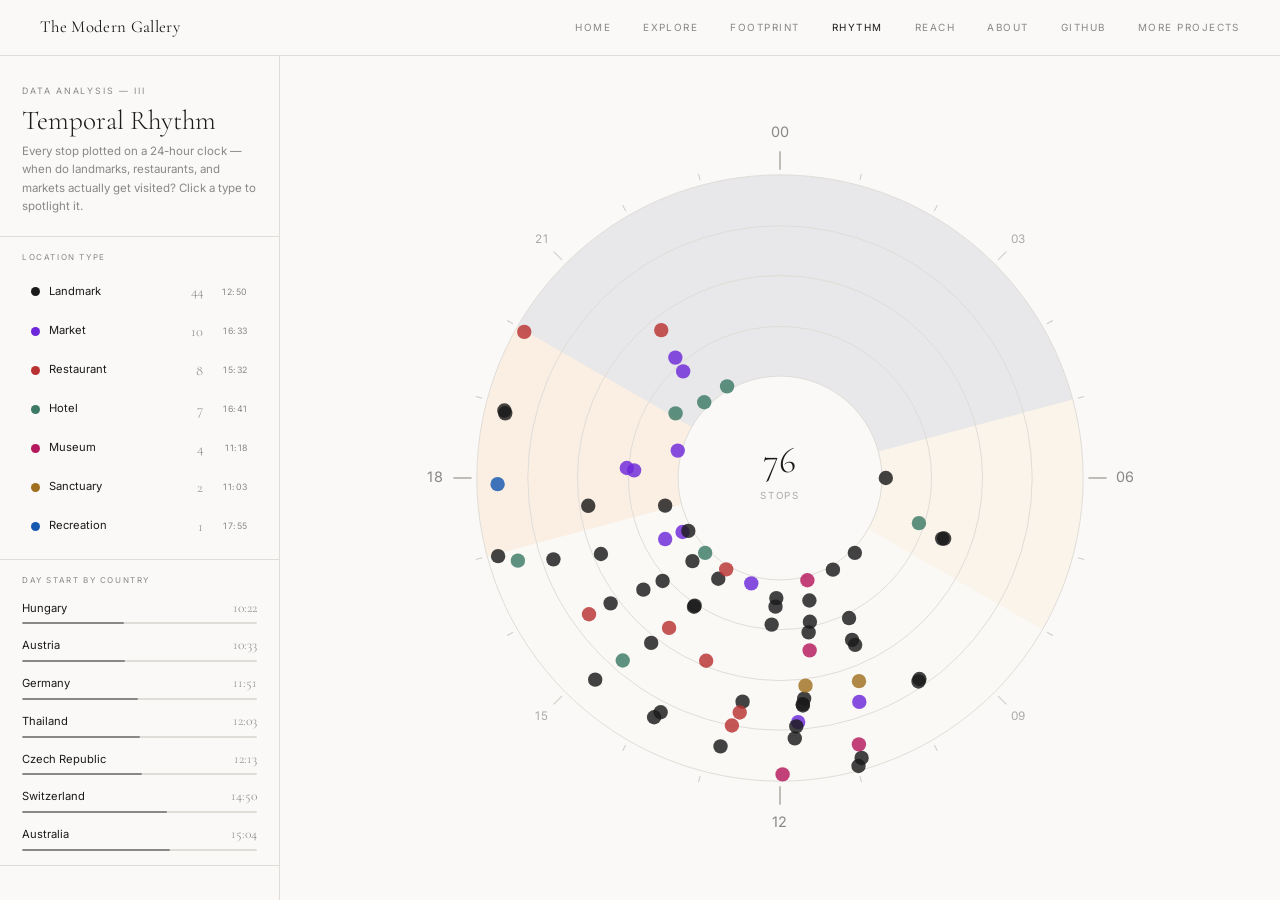
<file: temporal-rhythm.html>
<!DOCTYPE html>
<html lang="en">
<head>
  <meta charset="UTF-8">
  <meta name="viewport" content="width=device-width, initial-scale=1.0">
  <link rel="stylesheet" href="css/style.css">
  <title>Temporal Rhythm — The Modern Gallery</title>
  <style>
    body { overflow: hidden; }

    .analytics-layout {
      display: flex;
      height: calc(100vh - 56px);
    }

    /* ── Sidebar ── */
    .sidebar {
      width: 280px;
      min-width: 280px;
      border-right: 1px solid var(--color-border);
      overflow-y: auto;
      display: flex;
      flex-direction: column;
      background: var(--color-bg);
    }

    .sidebar::-webkit-scrollbar { width: 4px; }
    .sidebar::-webkit-scrollbar-thumb { background: var(--color-border); }

    .sidebar-header {
      padding: 28px 22px 20px;
      border-bottom: 1px solid var(--color-border);
    }

    .sidebar-label {
      font-size: 0.55rem;
      letter-spacing: 0.22em;
      text-transform: uppercase;
      color: var(--color-text-muted);
      margin-bottom: 8px;
    }

    .sidebar-title {
      font-family: var(--font-serif);
      font-size: 1.7rem;
      font-weight: 300;
      line-height: 1.1;
      margin-bottom: 6px;
    }

    .sidebar-desc {
      font-size: 0.72rem;
      color: var(--color-text-muted);
      line-height: 1.6;
    }

    .s-section {
      padding: 14px 22px;
      border-bottom: 1px solid var(--color-border);
    }

    .s-label {
      font-size: 0.5rem;
      letter-spacing: 0.2em;
      text-transform: uppercase;
      color: var(--color-text-muted);
      margin-bottom: 10px;
    }

    /* ── Type filter legend ── */
    .type-legend {
      display: flex;
      flex-direction: column;
      gap: 2px;
    }

    .type-legend-item {
      display: flex;
      align-items: center;
      gap: 9px;
      padding: 6px 8px;
      cursor: pointer;
      border: 1px solid transparent;
      transition: border-color 0.15s, opacity 0.15s;
      border-radius: 2px;
    }

    .type-legend-item:hover { border-color: var(--color-border); }

    .type-legend-item.active {
      border-color: var(--color-text);
      background: rgba(0,0,0,0.02);
    }

    .type-legend-item.dimmed { opacity: 0.3; }

    .legend-dot {
      width: 9px;
      height: 9px;
      border-radius: 50%;
      flex-shrink: 0;
    }

    .legend-name {
      font-size: 0.7rem;
      flex: 1;
      text-transform: capitalize;
    }

    .legend-count {
      font-family: var(--font-serif);
      font-size: 0.9rem;
      font-weight: 300;
      color: var(--color-text-muted);
    }

    .legend-avg {
      font-size: 0.55rem;
      color: var(--color-text-muted);
      letter-spacing: 0.06em;
      width: 36px;
      text-align: right;
    }

    /* ── Country rhythm ── */
    .country-rows {
      display: flex;
      flex-direction: column;
      gap: 10px;
    }

    .country-row { }

    .country-row-top {
      display: flex;
      justify-content: space-between;
      align-items: baseline;
      margin-bottom: 4px;
    }

    .country-name {
      font-size: 0.7rem;
    }

    .country-time {
      font-family: var(--font-serif);
      font-size: 0.85rem;
      font-weight: 300;
      color: var(--color-text-muted);
    }

    .country-bar-track {
      height: 2px;
      background: var(--color-border);
      border-radius: 1px;
      overflow: hidden;
    }

    .country-bar-fill {
      height: 100%;
      border-radius: 1px;
      background: var(--color-text-muted);
    }

    /* ── Clock panel ── */
    .clock-panel {
      flex: 1;
      display: flex;
      align-items: center;
      justify-content: center;
      overflow: hidden;
      padding: 20px;
      position: relative;
    }

    #clock-svg {
      width:  min(100%, calc(100vh - 116px));
      height: min(100%, calc(100vh - 116px));
    }

    /* SVG dot transitions */
    .clock-dot {
      transition: opacity 0.22s;
      cursor: pointer;
    }

    .clock-dot.dimmed { opacity: 0.06; }

    /* ── Tooltip ── */
    .chart-tooltip {
      position: fixed;
      background: var(--color-bg);
      border: 1px solid var(--color-border);
      padding: 8px 12px;
      font-size: 0.7rem;
      line-height: 1.5;
      pointer-events: none;
      z-index: 999;
      display: none;
      max-width: 200px;
    }

    .chart-tooltip strong {
      font-weight: 500;
      display: block;
      margin-bottom: 1px;
    }

    .chart-tooltip span {
      color: var(--color-text-muted);
      font-size: 0.62rem;
    }
  </style>
</head>
<body>

<nav>
  <a href="index.html" class="nav__brand">The Modern Gallery</a>
  <div class="nav__links">
    <a href="index.html">Home</a>
    <a href="route-analysis.html">Explore</a>
    <a href="city-footprint.html">Footprint</a>
    <a href="temporal-rhythm.html" class="active">Rhythm</a>
    <a href="hotel-reach.html">Reach</a>
    <a href="about.html">About</a>
    <a href="https://github.com/Neilos-Thumm" target="_blank" rel="noopener">Github</a>
    <a href="https://www.nileparun.com/" target="_blank" rel="noopener">More Projects</a>
  </div>
</nav>

<div class="analytics-layout">

  <aside class="sidebar">
    <div class="sidebar-header">
      <p class="sidebar-label">Data Analysis — III</p>
      <h1 class="sidebar-title">Temporal Rhythm</h1>
      <p class="sidebar-desc">
        Every stop plotted on a 24-hour clock — when do landmarks, restaurants, and markets actually get visited?
        Click a type to spotlight it.
      </p>
    </div>

    <div class="s-section">
      <p class="s-label">Location Type</p>
      <div class="type-legend" id="type-legend"></div>
    </div>

    <div class="s-section">
      <p class="s-label">Day Start by Country</p>
      <div class="country-rows" id="country-rows"></div>
    </div>
  </aside>

  <div class="clock-panel">
    <svg id="clock-svg" viewBox="0 0 600 600" xmlns="http://www.w3.org/2000/svg"></svg>
    <div class="chart-tooltip" id="tooltip"></div>
  </div>

</div>

<script>
const TYPE_COLORS = {
  landmark:   '#1a1a1a',
  hotel:      '#3d7a65',
  restaurant: '#b83232',
  market:     '#6d28d9',
  museum:     '#b5185c',
  sanctuary:  '#a07020',
  recreation: '#1558b0',
};

const travelData = [
  { date:"2026-01-03T13:48:00", type:"landmark",   name:"Bangsaen Aquarium",                   city:"Chon Buri",         country:"Thailand"       },
  { date:"2026-01-03T07:22:00", type:"landmark",   name:"Bangsaen Beach",                       city:"Chon Buri",         country:"Thailand"       },
  { date:"2026-01-02T14:43:00", type:"hotel",      name:"KyuuScape Pool Villa",                 city:"Chon Buri",         country:"Thailand"       },
  { date:"2025-12-31T18:12:00", type:"market",     name:"Garden of Reeds",                      city:"Chiang Rai",        country:"Thailand"       },
  { date:"2025-12-31T14:15:00", type:"landmark",   name:"Choui Fong Tea",                       city:"Chiang Rai",        country:"Thailand"       },
  { date:"2025-12-31T10:59:00", type:"landmark",   name:"Mae Fah Luang Garden",                 city:"Chiang Rai",        country:"Thailand"       },
  { date:"2025-12-30T14:06:00", type:"landmark",   name:"Wang Put Tan Tea Plantation",          city:"Chiang Rai",        country:"Thailand"       },
  { date:"2025-12-29T21:00:00", type:"hotel",      name:"Baan Hom Muen Li",                     city:"Chiang Rai",        country:"Thailand"       },
  { date:"2025-12-29T10:24:00", type:"landmark",   name:"Ang Khang Royal Agricultural Station", city:"Fang",              country:"Thailand"       },
  { date:"2025-12-28T22:00:00", type:"hotel",      name:"Ton Fang Hotel",                       city:"Fang",              country:"Thailand"       },
  { date:"2025-12-28T18:15:00", type:"market",     name:"Fang Kalaya Market",                   city:"Fang",              country:"Thailand"       },
  { date:"2025-12-28T12:07:00", type:"landmark",   name:"Pang Hwa",                             city:"Chiang Mai",        country:"Thailand"       },
  { date:"2025-12-28T11:06:00", type:"landmark",   name:"Alpaca Sheep Farm Mon Jam",            city:"Chiang Mai",        country:"Thailand"       },
  { date:"2025-12-27T11:13:00", type:"landmark",   name:"Doi Inthanon",                         city:"Chiang Mai",        country:"Thailand"       },
  { date:"2025-09-06T14:02:00", type:"restaurant", name:"Yum Cha Cuisine Indooroopilly",        city:"Brisbane",          country:"Australia"      },
  { date:"2025-08-29T15:34:00", type:"landmark",   name:"Roma Street Parkland",                 city:"Brisbane",          country:"Australia"      },
  { date:"2025-08-11T13:01:00", type:"market",     name:"Brisbane Showgrounds",                 city:"Brisbane",          country:"Australia"      },
  { date:"2025-06-21T13:28:00", type:"restaurant", name:"Maru Grill House",                     city:"Brisbane",          country:"Australia"      },
  { date:"2025-06-20T16:28:00", type:"landmark",   name:"Westfield Mt Gravatt",                 city:"Brisbane",          country:"Australia"      },
  { date:"2025-05-02T16:04:00", type:"market",     name:"Mappins Nursery & Aquarium",           city:"Brisbane",          country:"Australia"      },
  { date:"2025-02-22T21:11:00", type:"market",     name:"Eat Street Northshore",                city:"Brisbane",          country:"Australia"      },
  { date:"2025-01-20T18:53:00", type:"landmark",   name:"Siam Center",                          city:"Bangkok",           country:"Thailand"       },
  { date:"2025-01-20T12:08:00", type:"landmark",   name:"Wat Phra Si Rattana Satsadaram",       city:"Bangkok",           country:"Thailand"       },
  { date:"2025-01-19T18:55:00", type:"landmark",   name:"ICONSIAM",                             city:"Bangkok",           country:"Thailand"       },
  { date:"2025-01-19T10:42:00", type:"market",     name:"Ladmayom Floating Market",             city:"Bangkok",           country:"Thailand"       },
  { date:"2025-01-18T21:16:00", type:"market",     name:"Jodd Fairs Night Market",              city:"Bangkok",           country:"Thailand"       },
  { date:"2025-01-18T17:27:00", type:"landmark",   name:"King Power Mahanakhon",                city:"Bangkok",           country:"Thailand"       },
  { date:"2025-01-12T12:13:00", type:"landmark",   name:"Peterskirche",                         city:"Vienna",            country:"Austria"        },
  { date:"2025-01-11T11:43:00", type:"market",     name:"Naschmarkt",                           city:"Vienna",            country:"Austria"        },
  { date:"2025-01-10T16:58:00", type:"landmark",   name:"St. Stephen's Cathedral",              city:"Vienna",            country:"Austria"        },
  { date:"2025-01-10T10:55:00", type:"landmark",   name:"Schönbrunn Palace",                    city:"Vienna",            country:"Austria"        },
  { date:"2025-01-09T14:32:00", type:"landmark",   name:"Jenner",                               city:"Berchtesgaden",     country:"Germany"        },
  { date:"2025-01-09T12:38:00", type:"landmark",   name:"Pier St. Bartholomew",                 city:"Berchtesgaden",     country:"Germany"        },
  { date:"2025-01-09T11:18:00", type:"landmark",   name:"Schifffahrt Königssee",                city:"Berchtesgaden",     country:"Germany"        },
  { date:"2025-01-09T10:23:00", type:"landmark",   name:"Berchtesgaden Hbf",                    city:"Berchtesgaden",     country:"Germany"        },
  { date:"2025-01-08T15:15:00", type:"landmark",   name:"St. Johann Nepomuk",                   city:"Munich",            country:"Germany"        },
  { date:"2025-01-08T11:47:00", type:"landmark",   name:"Schlosspark Nymphenburg",              city:"Munich",            country:"Germany"        },
  { date:"2025-01-07T11:35:00", type:"landmark",   name:"Zugspitze",                            city:"Garmisch-Partenkirchen", country:"Germany"   },
  { date:"2025-01-06T17:06:00", type:"landmark",   name:"Marienplatz",                          city:"Munich",            country:"Germany"        },
  { date:"2025-01-06T15:38:00", type:"restaurant", name:"Augustiner Keller",                    city:"Munich",            country:"Germany"        },
  { date:"2025-01-05T12:50:00", type:"landmark",   name:"MyZeil",                               city:"Frankfurt",         country:"Germany"        },
  { date:"2025-01-05T11:21:00", type:"museum",     name:"Historical Museum",                    city:"Frankfurt",         country:"Germany"        },
  { date:"2025-01-04T11:58:00", type:"museum",     name:"Städel Museum",                        city:"Frankfurt",         country:"Germany"        },
  { date:"2025-01-03T20:07:00", type:"hotel",      name:"Holiday Inn Gutleutviertel",           city:"Frankfurt",         country:"Germany"        },
  { date:"2025-01-03T11:37:00", type:"landmark",   name:"Brandenburg Gate",                     city:"Berlin",            country:"Germany"        },
  { date:"2025-01-02T10:35:00", type:"sanctuary",  name:"Tierpark Berlin",                      city:"Berlin",            country:"Germany"        },
  { date:"2024-12-31T11:37:00", type:"landmark",   name:"Prague Castle",                        city:"Prague",            country:"Czech Republic" },
  { date:"2024-12-31T09:43:00", type:"landmark",   name:"Karlův Most",                          city:"Prague",            country:"Czech Republic" },
  { date:"2024-12-30T15:23:00", type:"landmark",   name:"Václavské Náměstí",                    city:"Prague",            country:"Czech Republic" },
  { date:"2024-12-30T10:54:00", type:"museum",     name:"Franz Kafka Museum",                   city:"Prague",            country:"Czech Republic" },
  { date:"2024-12-30T10:15:00", type:"landmark",   name:"Hlava Franze Kafky",                   city:"Prague",            country:"Czech Republic" },
  { date:"2024-12-29T16:41:00", type:"landmark",   name:"Muzeum",                               city:"Prague",            country:"Czech Republic" },
  { date:"2024-12-29T07:12:00", type:"hotel",      name:"Diana Club Hotel",                     city:"Budapest",          country:"Hungary"        },
  { date:"2024-12-28T16:08:00", type:"market",     name:"Fashion Street",                       city:"Budapest",          country:"Hungary"        },
  { date:"2024-12-28T15:06:00", type:"landmark",   name:"Heroes' Square",                       city:"Budapest",          country:"Hungary"        },
  { date:"2024-12-28T11:45:00", type:"landmark",   name:"Margit Island",                        city:"Budapest",          country:"Hungary"        },
  { date:"2024-12-28T09:41:00", type:"landmark",   name:"House of Parliament",                  city:"Budapest",          country:"Hungary"        },
  { date:"2024-12-27T14:15:00", type:"landmark",   name:"Fisherman's Bastion",                  city:"Budapest",          country:"Hungary"        },
  { date:"2024-12-27T07:21:00", type:"landmark",   name:"Wien Hauptbahnhof",                    city:"Vienna",            country:"Austria"        },
  { date:"2024-12-12T13:51:00", type:"landmark",   name:"Brisbane Botanic Gardens Mt Coot-tha", city:"Brisbane",          country:"Australia"      },
  { date:"2024-11-15T19:59:00", type:"restaurant", name:"Sushi Edo",                            city:"Brisbane",          country:"Australia"      },
  { date:"2024-11-12T21:25:00", type:"restaurant", name:"The RedBrick Hotel",                   city:"Brisbane",          country:"Australia"      },
  { date:"2024-10-13T17:55:00", type:"recreation", name:"KPOP Karaoke Southport",               city:"Gold Coast",        country:"Australia"      },
  { date:"2024-10-13T16:50:00", type:"hotel",      name:"InterContinental Sanctuary Cove",      city:"Gold Coast",        country:"Australia"      },
  { date:"2024-10-12T12:44:00", type:"restaurant", name:"George's Cocktail Bar Cafe",           city:"Gold Coast",        country:"Australia"      },
  { date:"2024-07-20T11:32:00", type:"sanctuary",  name:"Currumbin Wildlife Sanctuary",         city:"Gold Coast",        country:"Australia"      },
  { date:"2024-07-11T09:00:00", type:"landmark",   name:"Surfers Paradise",                     city:"Gold Coast",        country:"Australia"      },
  { date:"2024-07-09T10:00:00", type:"landmark",   name:"The University of Queensland",         city:"Brisbane",          country:"Australia"      },
  { date:"2024-04-02T12:39:00", type:"restaurant", name:"Shiva Indian Restaurant",              city:"Hua Hin",           country:"Thailand"       },
  { date:"2024-04-01T19:00:00", type:"market",     name:"Cicada Market",                        city:"Hua Hin",           country:"Thailand"       },
  { date:"2024-03-31T15:00:00", type:"hotel",      name:"Muban Ban Suk Samran",                 city:"Hua Hin",           country:"Thailand"       },
  { date:"2024-03-31T14:26:00", type:"restaurant", name:"ร้านอาหารโกหมาก",                      city:"Hua Hin",           country:"Thailand"       },
  { date:"2024-03-31T11:00:00", type:"museum",     name:"For Art's Sake",                       city:"Hua Hin",           country:"Thailand"       },
  { date:"2024-03-03T06:00:00", type:"landmark",   name:"Khao Chon Kai Training Camp",          city:"Kanchanaburi",      country:"Thailand"       },
  { date:"2023-04-12T16:00:00", type:"landmark",   name:"Sydney Opera House",                   city:"Sydney",            country:"Australia"      },
  { date:"2019-04-13T14:50:00", type:"landmark",   name:"Eiger, Mönch and Jungfrau",            city:"Lauterbrunnen",     country:"Switzerland"    },
];

// ─── Helpers ─────────────────────────────────────────

function parseHM(dateStr) {
  return [parseInt(dateStr.slice(11,13)), parseInt(dateStr.slice(14,16))];
}

function minsToTime(mins) {
  const h = Math.floor(mins / 60) % 24;
  const m = Math.floor(mins % 60);
  return `${String(h).padStart(2,'0')}:${String(m).padStart(2,'0')}`;
}

// ─── Compute stats ───────────────────────────────────

// Type breakdown
const typeStats = {};
for (const s of travelData) {
  if (!typeStats[s.type]) typeStats[s.type] = { count: 0, totalMins: 0 };
  const [h, m] = parseHM(s.date);
  typeStats[s.type].count++;
  typeStats[s.type].totalMins += h * 60 + m;
}
const typeOrder = Object.entries(typeStats)
  .sort((a, b) => b[1].count - a[1].count)
  .map(([type, stats]) => ({ type, count: stats.count, avgMins: stats.totalMins / stats.count }));

// Country average first-stop-of-day
const dayFirstMins = {};
for (const s of travelData) {
  const key = `${s.country}|${s.date.slice(0,10)}`;
  const mins = parseInt(s.date.slice(11,13)) * 60 + parseInt(s.date.slice(14,16));
  if (!(key in dayFirstMins) || mins < dayFirstMins[key].mins) {
    dayFirstMins[key] = { country: s.country, mins };
  }
}
const countryTotals = {};
for (const { country, mins } of Object.values(dayFirstMins)) {
  if (!countryTotals[country]) countryTotals[country] = { total: 0, n: 0 };
  countryTotals[country].total += mins;
  countryTotals[country].n++;
}
const countryRhythm = Object.entries(countryTotals)
  .map(([country, { total, n }]) => ({ country, avgMins: total / n }))
  .sort((a, b) => a.avgMins - b.avgMins);

// ─── SVG helpers ─────────────────────────────────────

const NS = 'http://www.w3.org/2000/svg';
function el(tag, attrs = {}, text = null) {
  const e = document.createElementNS(NS, tag);
  for (const [k, v] of Object.entries(attrs)) e.setAttribute(k, v);
  if (text !== null) e.textContent = text;
  return e;
}

function timeToAngle(h, m = 0) {
  return (h + m / 60) / 24 * Math.PI * 2 - Math.PI / 2;
}

function annularArc(cx, cy, r1, r2, aStart, aEnd) {
  const [cos, sin] = [Math.cos, Math.sin];
  const span = aEnd - aStart;
  const large = span > Math.PI ? 1 : 0;
  const x1 = cx + r2*cos(aStart), y1 = cy + r2*sin(aStart);
  const x2 = cx + r2*cos(aEnd),   y2 = cy + r2*sin(aEnd);
  const x3 = cx + r1*cos(aEnd),   y3 = cy + r1*sin(aEnd);
  const x4 = cx + r1*cos(aStart), y4 = cy + r1*sin(aStart);
  return `M${x1},${y1} A${r2},${r2} 0 ${large},1 ${x2},${y2} L${x3},${y3} A${r1},${r1} 0 ${large},0 ${x4},${y4}Z`;
}

// ─── Build clock ─────────────────────────────────────

const CX = 300, CY = 300;
const INNER = 78, OUTER = 232;

const TIME_ZONES = [
  { start: 0,  end: 5,  fill: 'rgba(10,10,50,0.07)'     },
  { start: 5,  end: 8,  fill: 'rgba(255,180,80,0.08)'    },
  { start: 8,  end: 17, fill: 'rgba(255,255,210,0.06)'   },
  { start: 17, end: 20, fill: 'rgba(255,130,40,0.09)'    },
  { start: 20, end: 24, fill: 'rgba(10,10,50,0.07)'      },
];

function buildClock() {
  const svg = document.getElementById('clock-svg');

  // 1 — Day/night zones
  for (const z of TIME_ZONES) {
    svg.appendChild(el('path', {
      d: annularArc(CX, CY, INNER, OUTER, timeToAngle(z.start), timeToAngle(z.end)),
      fill: z.fill
    }));
  }

  // 2 — Guide rings
  for (const r of [INNER, INNER + 38, INNER + 77, INNER + 115, OUTER]) {
    svg.appendChild(el('circle', { cx: CX, cy: CY, r, fill: 'none', stroke: '#e0ddd8', 'stroke-width': '0.75' }));
  }

  // 3 — Hour tick marks + labels
  for (let h = 0; h < 24; h++) {
    const angle = timeToAngle(h);
    const isMajor = h % 6 === 0;
    const isMid   = h % 3 === 0;
    const tickLen = isMajor ? 14 : isMid ? 9 : 5;
    const tickR   = OUTER + 4;
    const cos = Math.cos(angle), sin = Math.sin(angle);

    svg.appendChild(el('line', {
      x1: CX + tickR * cos,            y1: CY + tickR * sin,
      x2: CX + (tickR + tickLen) * cos, y2: CY + (tickR + tickLen) * sin,
      stroke: isMajor ? '#b0ada8' : '#d0cdc8',
      'stroke-width': isMajor ? 1.2 : 0.8
    }));

    if (isMid) {
      const labelR = OUTER + (isMajor ? 32 : 26);
      const lx = CX + labelR * cos;
      const ly = CY + labelR * sin;
      svg.appendChild(el('text', {
        x: lx, y: ly,
        'text-anchor': 'middle',
        'dominant-baseline': 'middle',
        'font-family': 'Inter, sans-serif',
        'font-size': isMajor ? '11' : '9',
        fill: isMajor ? '#888' : '#aaa',
        'letter-spacing': '0.02em'
      }, `${String(h).padStart(2,'0')}`));
    }
  }

  // 4 — Center label
  svg.appendChild(el('text', {
    x: CX, y: CY - 10,
    'text-anchor': 'middle',
    'dominant-baseline': 'middle',
    'font-family': 'Cormorant Garamond, Georgia, serif',
    'font-size': '28',
    'font-weight': '300',
    fill: '#1a1a1a'
  }, travelData.length));

  svg.appendChild(el('text', {
    x: CX, y: CY + 14,
    'text-anchor': 'middle',
    'dominant-baseline': 'middle',
    'font-family': 'Inter, sans-serif',
    'font-size': '7.5',
    'letter-spacing': '0.18em',
    fill: '#aaa'
  }, 'STOPS'));

  // 5 — Stop dots
  const tooltip = document.getElementById('tooltip');

  travelData.forEach((stop, i) => {
    const [h, m] = parseHM(stop.date);
    const angle = timeToAngle(h, m);
    // Radius determined by minute (0min → inner, 59min → outer)
    // + tiny deterministic offset per stop index to prevent full overlap
    const rBase = INNER + (OUTER - INNER) * (m / 60);
    const jitter = ((i * 7 + stop.city.charCodeAt(0)) % 9) - 4;
    const r = Math.min(OUTER - 3, Math.max(INNER + 3, rBase + jitter));
    const x = CX + r * Math.cos(angle);
    const y = CY + r * Math.sin(angle);

    const dot = el('circle', {
      cx: x, cy: y, r: 5.5,
      fill: TYPE_COLORS[stop.type] || '#888',
      opacity: 0.82,
      'data-type': stop.type
    });
    dot.classList.add('clock-dot');

    dot.addEventListener('mouseenter', (e) => {
      dot.setAttribute('r', '8');
      dot.setAttribute('opacity', '1');
      tooltip.style.display = 'block';
      tooltip.innerHTML = `<strong>${stop.name}</strong><span>${stop.type} · ${stop.city}<br>${minsToTime(h*60+m)}</span>`;
      tooltip.style.left = (e.clientX + 14) + 'px';
      tooltip.style.top  = (e.clientY - 44) + 'px';
    });
    dot.addEventListener('mousemove', (e) => {
      tooltip.style.left = (e.clientX + 14) + 'px';
      tooltip.style.top  = (e.clientY - 44) + 'px';
    });
    dot.addEventListener('mouseleave', () => {
      dot.setAttribute('r', '5.5');
      dot.setAttribute('opacity', '0.82');
      tooltip.style.display = 'none';
    });

    svg.appendChild(dot);
  });
}

// ─── Sidebar: type legend ────────────────────────────

let activeType = null;

function spotlightType(type) {
  document.querySelectorAll('.clock-dot').forEach(dot => {
    dot.classList.toggle('dimmed', dot.dataset.type !== type);
  });
  document.querySelectorAll('.type-legend-item').forEach(item => {
    item.classList.toggle('active',  item.dataset.type === type);
    item.classList.toggle('dimmed',  item.dataset.type !== type);
  });
}

function clearSpotlight() {
  document.querySelectorAll('.clock-dot').forEach(dot => dot.classList.remove('dimmed'));
  document.querySelectorAll('.type-legend-item').forEach(item => {
    item.classList.remove('active', 'dimmed');
  });
}

function toggleType(type) {
  if (activeType === type) {
    activeType = null;
    clearSpotlight();
  } else {
    activeType = type;
    spotlightType(type);
  }
}

function buildTypeLegend() {
  const container = document.getElementById('type-legend');
  container.innerHTML = typeOrder.map(({ type, count, avgMins }) => `
    <div class="type-legend-item" data-type="${type}" onclick="toggleType('${type}')">
      <span class="legend-dot" style="background:${TYPE_COLORS[type]}"></span>
      <span class="legend-name">${type}</span>
      <span class="legend-count">${count}</span>
      <span class="legend-avg">${minsToTime(avgMins)}</span>
    </div>
  `).join('');
}

// ─── Sidebar: country rhythm ─────────────────────────

function buildCountryRhythm() {
  const maxMins = Math.max(...countryRhythm.map(c => c.avgMins));
  const container = document.getElementById('country-rows');
  container.innerHTML = countryRhythm.map(({ country, avgMins }) => {
    const pct = (avgMins / (24 * 60)) * 100;
    return `
      <div class="country-row">
        <div class="country-row-top">
          <span class="country-name">${country}</span>
          <span class="country-time">${minsToTime(avgMins)}</span>
        </div>
        <div class="country-bar-track">
          <div class="country-bar-fill" style="width:${pct.toFixed(1)}%"></div>
        </div>
      </div>`;
  }).join('');
}

// ─── Init ────────────────────────────────────────────
buildClock();
buildTypeLegend();
buildCountryRhythm();
</script>
</body>
</html>
</file>
<file: css/style.css>
/* ─── Fonts ─── */
@import url('https://fonts.googleapis.com/css2?family=Cormorant+Garamond:ital,wght@0,300;0,400;1,300&family=Inter:wght@300;400;500&display=swap');

/* ─── Tokens ─── */
:root {
  --color-bg: #faf9f7;
  --color-text: #1a1a1a;
  --color-text-muted: #888;
  --color-border: #e0ddd8;
  --font-serif: 'Cormorant Garamond', Georgia, serif;
  --font-sans: 'Inter', system-ui, -apple-system, sans-serif;
  --max-width: 1280px;
}

/* ─── Reset ─── */
*, *::before, *::after {
  box-sizing: border-box;
  margin: 0;
  padding: 0;
}

html {
  scroll-behavior: smooth;
}

body {
  font-family: var(--font-sans);
  background: var(--color-bg);
  color: var(--color-text);
  font-size: 14px;
  line-height: 1.6;
  -webkit-font-smoothing: antialiased;
}

a {
  color: inherit;
  text-decoration: none;
}

img {
  display: block;
}

/* ─── Navigation ─── */
nav {
  position: sticky;
  top: 0;
  z-index: 100;
  background: var(--color-bg);
  border-bottom: 1px solid var(--color-border);
  padding: 0 40px;
  height: 56px;
  display: flex;
  align-items: center;
  justify-content: space-between;
}

.nav__brand {
  font-family: var(--font-serif);
  font-size: 1.05rem;
  font-weight: 400;
  letter-spacing: 0.02em;
  color: var(--color-text);
  transition: opacity 0.2s;
}

.nav__brand:hover {
  opacity: 0.65;
}

.nav__links {
  display: flex;
  gap: 32px;
}

.nav__links a {
  font-size: 0.62rem;
  font-weight: 400;
  letter-spacing: 0.15em;
  text-transform: uppercase;
  color: var(--color-text-muted);
  transition: color 0.2s;
}

.nav__links a:hover,
.nav__links a.active {
  color: var(--color-text);
}

/* ─── Home ─── */
.wrapper {
  position: relative;
  width: 100%;
  height: calc(100svh - 56px);
  min-height: 540px;
  overflow: hidden;
}

.home_grid {
  display: flex;
  height: 100%;
  gap: 3px;
}

.placeholder {
  flex: 1;
  min-width: 0;
  height: 100%;
  object-fit: cover;
}

.overlay-text {
  position: absolute;
  inset: 0;
  display: flex;
  flex-direction: column;
  align-items: center;
  justify-content: center;
  text-align: center;
  backdrop-filter: blur(6px);
  background: rgba(250, 249, 247, 0.52);
  z-index: 10;
  padding: 40px 24px;
}

.home-byline {
  font-size: 0.58rem;
  letter-spacing: 0.3em;
  text-transform: uppercase;
  color: var(--color-text);
  margin-bottom: 20px;
}

.home-title {
  font-family: var(--font-serif);
  font-size: clamp(3rem, 7vw, 6rem);
  font-weight: 300;
  line-height: 0.95;
  margin-bottom: 18px;
}

.home-tagline {
  font-size: 0.8rem;
  font-style: italic;
  color: var(--color-text);
  margin-bottom: 40px;
}

.home-actions {
  display: flex;
  gap: 12px;
  flex-wrap: wrap;
  justify-content: center;
}

.home-button {
  display: inline-block;
  padding: 11px 32px;
  font-size: 0.58rem;
  font-weight: 500;
  letter-spacing: 0.2em;
  text-transform: uppercase;
  border: 1px solid currentColor;
  color: var(--color-text);
  transition: background 0.22s, color 0.22s;
}

.home-button:hover {
  background: var(--color-text);
  color: var(--color-bg);
}

/* ─── Collections ─── */
.collections_header {
  max-width: var(--max-width);
  margin: 0 auto;
  padding: 72px 40px 0;
  display: grid;
  grid-template-columns: 1fr 1fr;
  gap: 40px;
  align-items: end;
}

.collections_label {
  font-size: 0.58rem;
  letter-spacing: 0.22em;
  text-transform: uppercase;
  color: var(--color-text-muted);
  margin-bottom: 14px;
}

.collections_heading {
  font-family: var(--font-serif);
  font-size: clamp(2.5rem, 5vw, 4rem);
  font-weight: 300;
  line-height: 1.05;
}

.collections_intro {
  font-size: 0.85rem;
  color: var(--color-text-muted);
  line-height: 1.8;
  max-width: 400px;
  margin-left: auto;
  padding-bottom: 4px;
}

.collections__tabs {
  max-width: var(--max-width);
  margin: 0 auto;
  display: flex;
  gap: 28px;
  border-bottom: 1px solid var(--color-border);
  padding: 40px 40px 0;
}

.collections__tab {
  font-size: 0.6rem;
  font-weight: 400;
  letter-spacing: 0.15em;
  text-transform: uppercase;
  padding: 0 0 14px;
  background: none;
  border: none;
  border-bottom: 1.5px solid transparent;
  color: var(--color-text-muted);
  cursor: pointer;
  transition: color 0.2s, border-color 0.2s;
  margin-bottom: -1px;
}

.collections__tab:hover {
  color: var(--color-text);
}

.collections__tab.active {
  color: var(--color-text);
  border-bottom-color: var(--color-text);
}

.collections__list {
  max-width: var(--max-width);
  margin: 0 auto;
  padding: 56px 40px 88px;
  display: flex;
  flex-direction: column;
  gap: 56px;
}

.album-card {
  display: grid;
  gap: 32px;
  align-items: end;
  cursor: pointer;
  transition: opacity 0.3s;
}

.album-card:hover {
  opacity: 0.75;
}

.album-card:nth-child(1) { grid-template-columns: 2fr 1fr; }
.album-card:nth-child(2) { grid-template-columns: 1fr 2fr; }
.album-card:nth-child(3) { grid-template-columns: 1.5fr 1fr; }
.album-card:nth-child(4) { grid-template-columns: 1fr 1.5fr; }

.album-card__image {
  width: 100%;
  aspect-ratio: 4 / 3;
  object-fit: cover;
  background: var(--color-border);
}

.album-card__info {
  padding-bottom: 8px;
}

.album-card__count {
  font-size: 0.58rem;
  font-weight: 400;
  letter-spacing: 0.22em;
  text-transform: uppercase;
  color: var(--color-text-muted);
  margin-bottom: 10px;
}

.album-card__name {
  font-family: var(--font-serif);
  font-size: 2.2rem;
  font-weight: 300;
  line-height: 1.1;
  margin-bottom: 12px;
}

.album-card__desc {
  font-size: 0.82rem;
  color: var(--color-text-muted);
  line-height: 1.75;
  max-width: 360px;
}

/* ─── Album page ─── */
.album-page {
  padding-bottom: 120px;
}

.album-page__back {
  display: inline-flex;
  align-items: center;
  gap: 8px;
  padding: 24px 40px;
  font-size: 0.6rem;
  font-weight: 400;
  letter-spacing: 0.15em;
  text-transform: uppercase;
  color: var(--color-text-muted);
  transition: color 0.2s;
}

.album-page__back:hover {
  color: var(--color-text);
}

.album-page__back svg {
  width: 12px;
  height: 12px;
}

.album-page__banner {
  position: relative;
  height: 340px;
  overflow: hidden;
  display: flex;
  align-items: flex-end;
  margin-bottom: 72px;
}

.album-page__banner-bg {
  position: absolute;
  inset: 0;
  display: flex;
  gap: 3px;
  align-items: stretch;
}

.album-page__banner-bg img {
  flex: 1;
  object-fit: cover;
  filter: blur(5px) brightness(0.7);
  opacity: 0.65;
  width: auto;
  height: 100%;
}

.album-page__banner-content {
  position: relative;
  z-index: 2;
  padding: 0 40px 44px;
  display: flex;
  align-items: flex-end;
  justify-content: space-between;
  width: 100%;
  max-width: var(--max-width);
  margin: 0 auto;
}

.album-page__name {
  font-family: var(--font-serif);
  font-size: clamp(2.5rem, 5vw, 4.5rem);
  font-weight: 300;
  color: #fff;
  line-height: 1;
}

.album-page__meta {
  text-align: right;
}

.album-page__meta-label {
  display: block;
  font-size: 0.58rem;
  letter-spacing: 0.2em;
  text-transform: uppercase;
  color: rgba(255, 255, 255, 0.6);
  margin-bottom: 2px;
}

.album-page__meta-count {
  display: block;
  font-family: var(--font-serif);
  font-size: 3rem;
  font-weight: 300;
  line-height: 1;
  color: #fff;
}

.album-page__photos {
  max-width: var(--max-width);
  margin: 0 auto;
  padding: 0 40px;
  display: flex;
  flex-direction: column;
  gap: 88px;
}

.photo-row {
  display: grid;
  gap: 40px;
  align-items: center;
}

.photo-row:nth-child(odd)  { grid-template-columns: 3fr 2fr; }
.photo-row:nth-child(even) { grid-template-columns: 2fr 3fr; }
.photo-row:nth-child(even) .photo-row__img { order: 2; }
.photo-row:nth-child(even) .photo-row__details { order: 1; }

.photo-row__img {
  width: 100%;
  aspect-ratio: 3 / 2;
  object-fit: cover;
  background: var(--color-border);
  cursor: zoom-in;
  transition: opacity 0.3s;
}

.photo-row__img:hover {
  opacity: 0.88;
}

.photo-row__number {
  font-size: 0.58rem;
  letter-spacing: 0.22em;
  text-transform: uppercase;
  color: var(--color-text-muted);
  margin-bottom: 14px;
}

.photo-row__title {
  font-family: var(--font-serif);
  font-size: 1.9rem;
  font-weight: 300;
  line-height: 1.15;
  margin-bottom: 14px;
}

.photo-row__desc {
  font-size: 0.83rem;
  color: var(--color-text-muted);
  line-height: 1.8;
}

/* ─── Photo modal ─── */
#photo-modal {
  display: none;
  position: fixed;
  inset: 0;
  z-index: 1000;
  background: rgba(8, 8, 8, 0.92);
  backdrop-filter: blur(14px);
  justify-content: center;
  align-items: center;
}

#photo-modal.open {
  display: flex;
}

#photo-modal__close {
  position: absolute;
  top: 24px;
  right: 28px;
  background: none;
  border: none;
  color: rgba(255, 255, 255, 0.45);
  font-size: 0.58rem;
  font-weight: 400;
  letter-spacing: 0.2em;
  text-transform: uppercase;
  cursor: pointer;
  transition: color 0.2s;
  padding: 8px;
  font-family: var(--font-sans);
}

#photo-modal__close:hover {
  color: #fff;
}

#photo-modal__img {
  max-width: 88vw;
  max-height: 88vh;
  object-fit: contain;
}

/* ─── About ─── */
.about {
  max-width: 680px;
  margin: 0 auto;
  padding: 72px 40px 120px;
}

.about__header {
  text-align: center;
  margin-bottom: 56px;
}

.about__label {
  font-size: 0.58rem;
  letter-spacing: 0.25em;
  text-transform: uppercase;
  color: var(--color-text-muted);
  margin-bottom: 14px;
}

.about__title {
  font-family: var(--font-serif);
  font-size: clamp(2.2rem, 5vw, 3.5rem);
  font-weight: 300;
  line-height: 1.1;
}

.about__banner {
  width: 100%;
  height: 380px;
  overflow: hidden;
  margin-bottom: 64px;
}

.about__banner img {
  width: 100%;
  height: 100%;
  object-fit: cover;
}

.about__section {
  margin-bottom: 56px;
  padding-top: 40px;
  border-top: 1px solid var(--color-border);
}

.about__heading {
  font-family: var(--font-serif);
  font-size: 2rem;
  font-weight: 300;
  margin-bottom: 20px;
  margin-top: 12px;
}

.about__body {
  font-size: 0.88rem;
  color: #555;
  line-height: 1.85;
  margin-bottom: 16px;
}

/* ─── Map ─── */
#map {
  height: 56vh;
  max-height: 480px;
  width: calc(100% - 80px);
  margin: 48px 40px 72px;
  border-radius: 8px;
  position: relative;
  z-index: 1;
}
</file>
